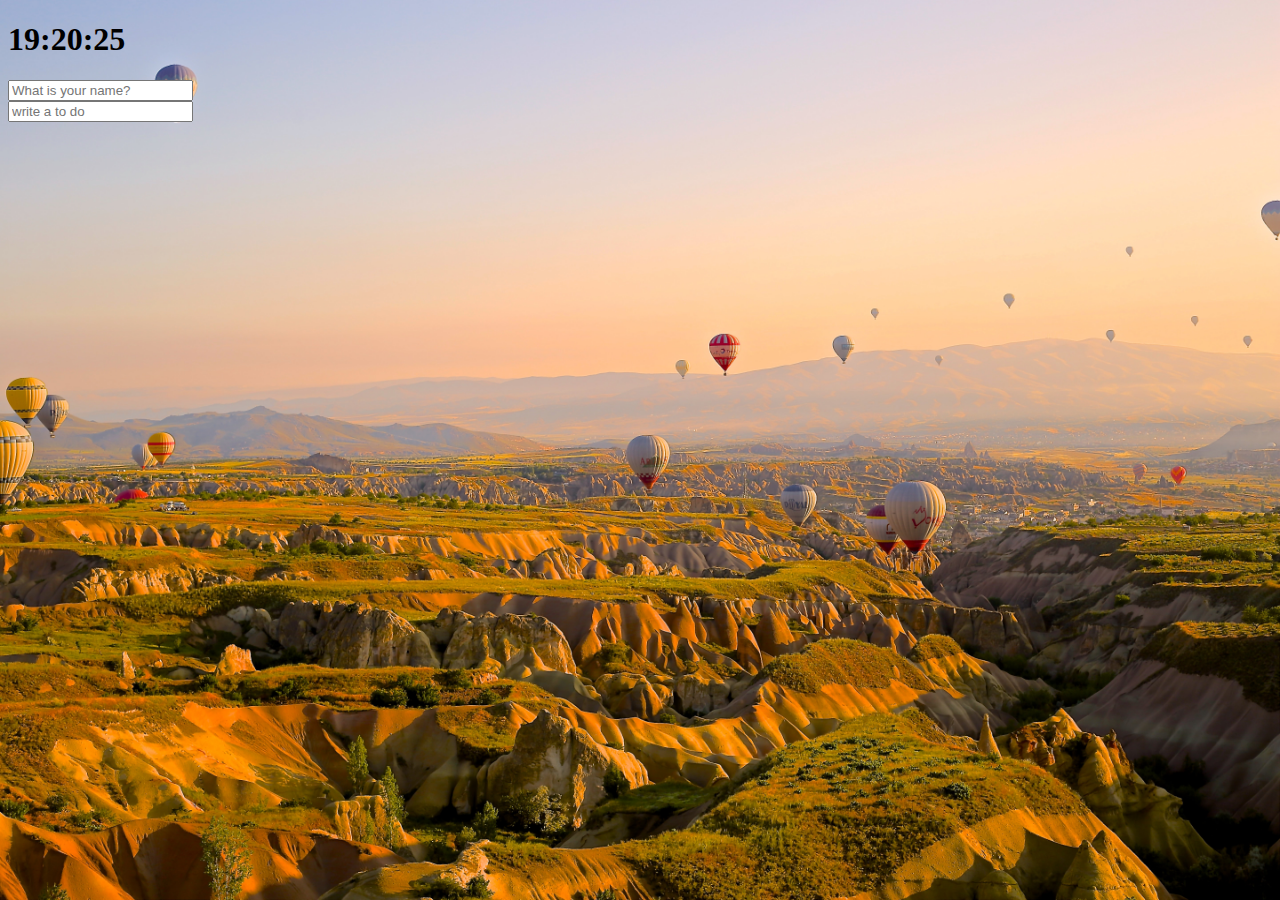
<file: index.html>
<!DOCTYPE html>
<html lang="en">
  <head>
    <meta charset="UTF-8" />
    <meta name="viewport" content="width=device-width, initial-scale=1.0" />
    <meta http-equiv="X-UA-Compatible" content="ie-edge" />
    <link rel="stylesheet" href="css/index.css" />
    <title>js-practice</title>
  </head>
  <body>
    <div class="js-clock">
      <h1>00:00</h1>
    </div>
    <form class="js-hello hello">
      <input type="text" placeholder="What is your name?" />
    </form>
    <div class="welcome js-welcome"></div>
    <form class="js-todo">
      <input type="text" placeholder="write a to do" />
    </form>
    <ul class="js-todolist"></ul>
    <span class="js-coords"></span>
    <script src="js/clock.js"></script>
    <script src="js/hello.js"></script>
    <script src="js/todo.js"></script>
    <script src="js/bg.js"></script>
    <script src="js/weather.js"></script>
  </body>
</html>
</file>
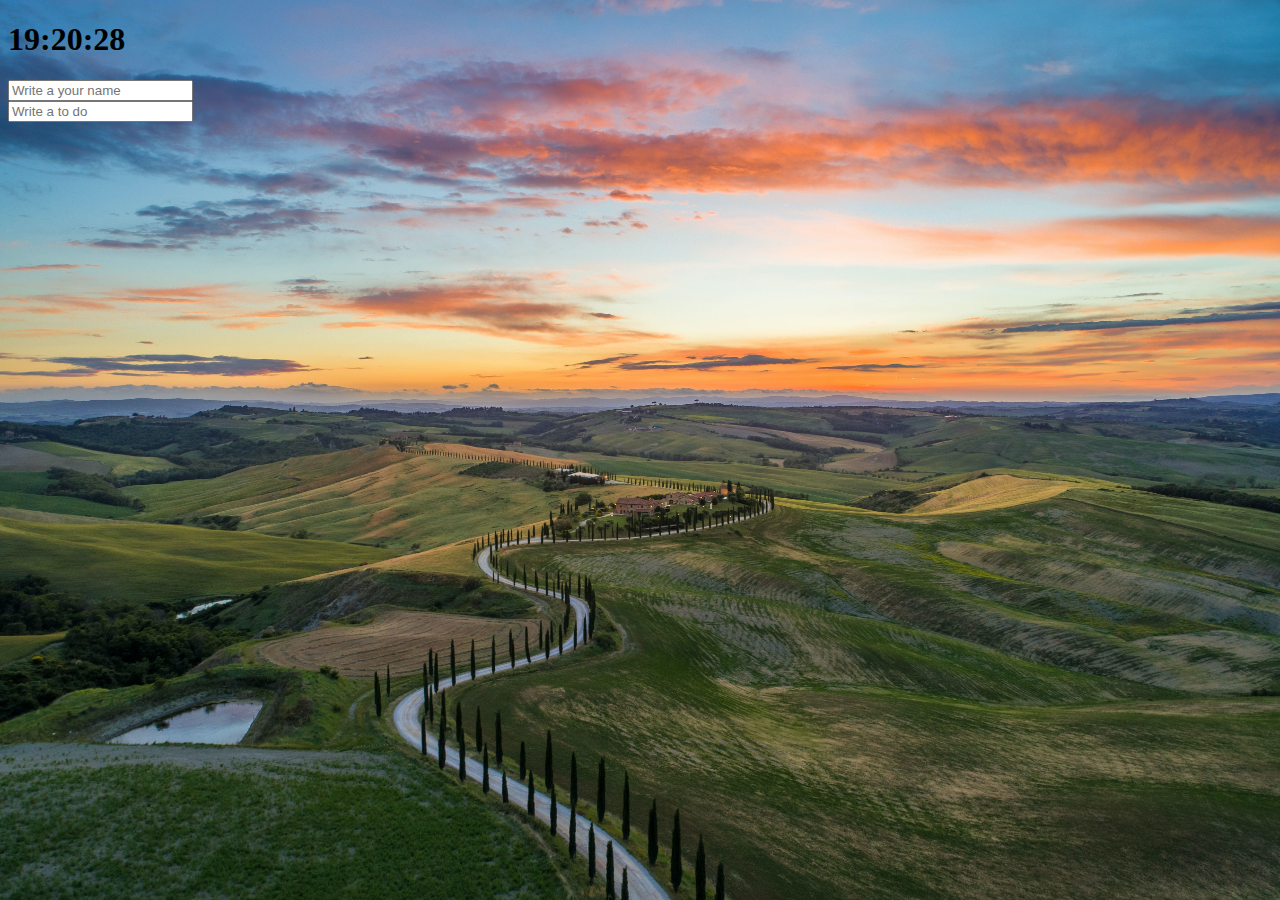
<file: just.practice/index.html>
<!DOCTYPE html>
<html lang="en">
  <head>
    <meta charset="UTF-8" />
    <meta name="viewport" content="width=device-width, initial-scale=1.0" />
    <meta http-equiv="X-UA-Compatible" content="ie-edge" />
    <link rel="stylesheet" href="css/styles.css" />
    <title>Practice</title>
  </head>
  <body>
    <h1 class="js-clock">00:00</h1>
    <form class="welcome js-welcome">
      <input type="text" placeholder="Write a your name" />
    </form>
    <span class="js-hello hello"></span>
    <form class="js-todo">
      <input type="text" placeholder="Write a to do" />
    </form>
    <ul></ul>
    <div class="js-weather weather"></div>
    <script src="js/clock.js"></script>
    <script src="js/hello.js"></script>
    <script src="js/todo.js"></script>
    <script src="js/bg.js"></script>
    <script src="js/weather.js"></script>
    <script src="js/pra.js"></script>
  </body>
</html>
</file>
<file: css/index.css>
body {
  font-weight: 700;
  background-color: gray;
}

.hello,
.welcome {
  display: none;
}

.showing {
  display: block;
}

@keyframes fadeIn {
  from {
    opacity: 0;
  }
  to {
    opacity: 1;
  }
}

.bgImg {
  position: absolute;
  left: 0;
  top: 0;
  z-index: -1;
  width: 100%;
  height: 100%;
  animation: fadeIn 0.5s linear;
}
</file>
<file: just.practice/css/styles.css>
.welcome,
.hello {
  display: none;
}

.showing {
  display: block;
}

.bgShow {
  position: absolute;
  width: 100%;
  height: 100%;
  left: 0;
  top: 0;
  z-index: -1;
}

.weather {
  font-weight: 700;
  font-size: 25px;
}
</file>
